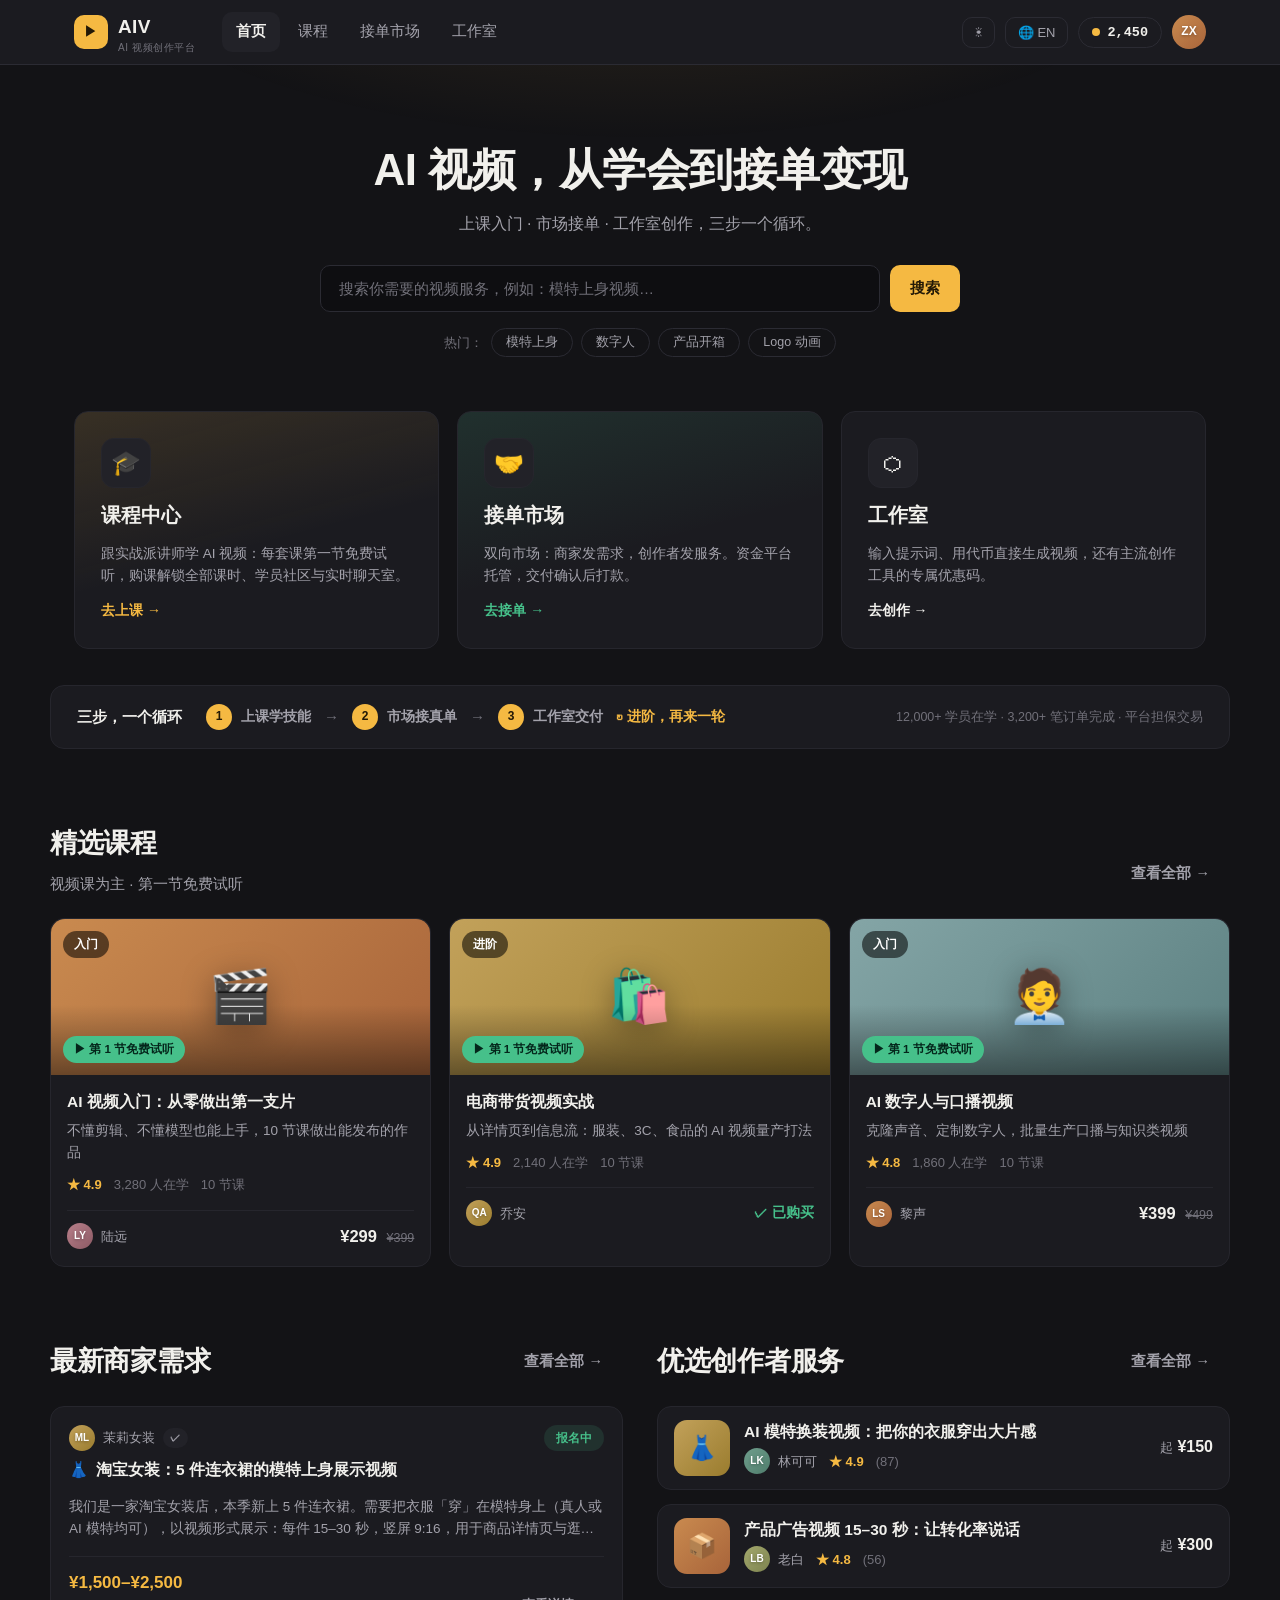
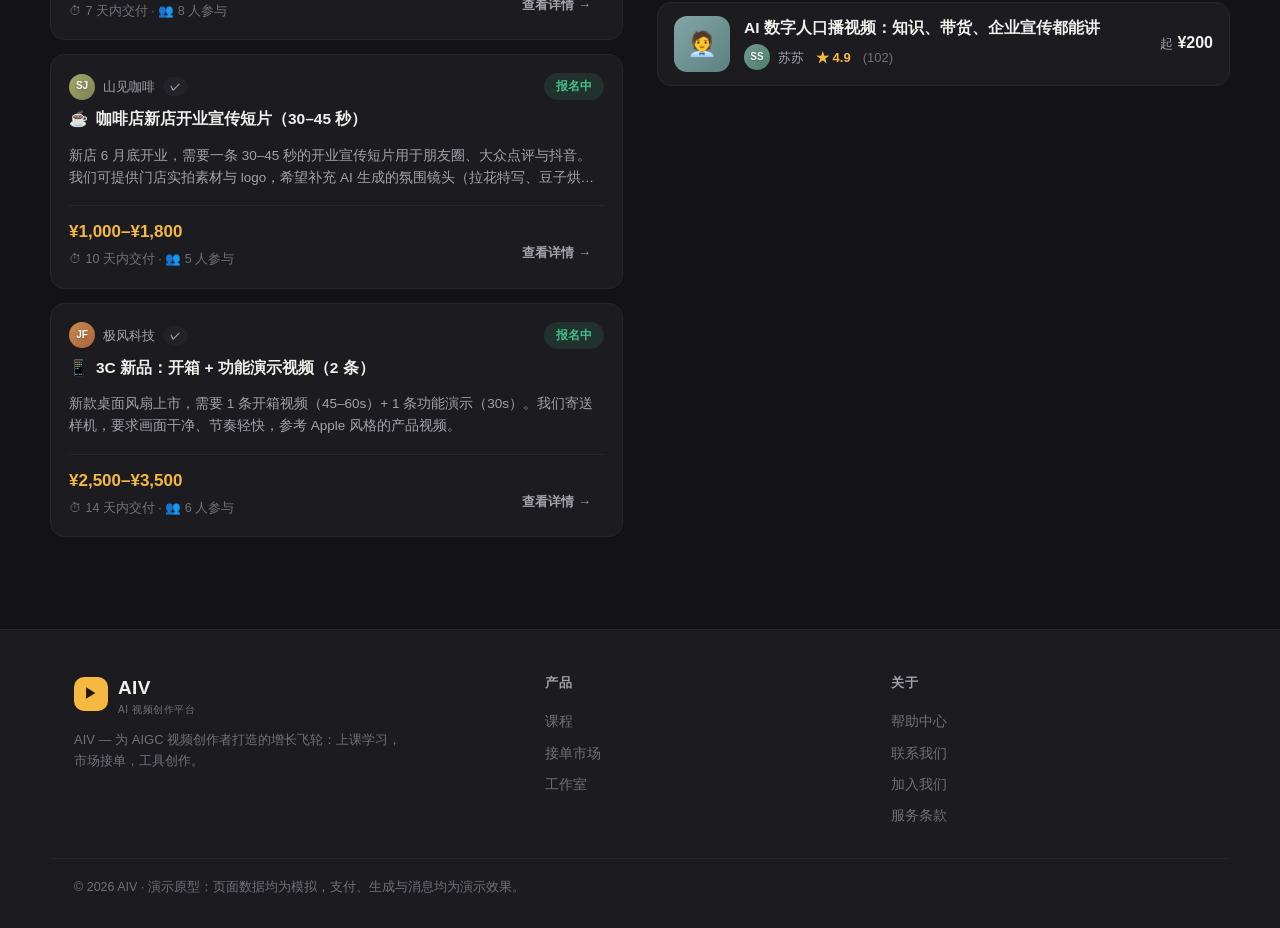
<file: index.html>
<!doctype html>
<html lang="zh-CN" data-theme="dark">
<head>
  <meta charset="utf-8">
  <meta name="viewport" content="width=device-width, initial-scale=1">
  <meta name="description" content="AIV — Learn, earn & create AI videos. 学AI视频、接单赚钱、一站创作。">
  <title>AIV · AI 视频创作平台 — 学习 · 接单 · 创作</title>
  <link rel="icon" href="data:image/svg+xml,<svg xmlns='http://www.w3.org/2000/svg' viewBox='0 0 100 100'><rect width='100' height='100' rx='24' fill='%23f5b942'/><path d='M40 30 L72 50 L40 70 Z' fill='%23221806'/></svg>">
  <link rel="stylesheet" href="styles.css">
  <script>(function(){try{var t=localStorage.getItem('aiv-theme');if(t==='light')document.documentElement.setAttribute('data-theme','light');}catch(e){}})();</script>
</head>
<body>
  <div id="bg-glow"></div>
  <header id="nav"></header>
  <main id="app"></main>
  <footer id="footer"></footer>
  <div id="modal-root"></div>
  <div id="toast-root"></div>

  <script src="i18n.js"></script>
  <script src="data.js"></script>
  <script src="core.js"></script>
  <script src="pages.js"></script>
</body>
</html>
</file>
<file: styles.css>
/* ========= AIV design system ========= */

:root {
  --bg: #131316;
  --surface: #0e0e11;
  --card: #1b1b20;
  --card2: #222228;
  --line: #26262d;
  --line2: #2b2b33;
  --tx: #f1f0ec;
  --tx2: #a3a2ab;
  --tx3: #717079;
  --vio: #f5b942;
  --cy: #a3a2ab;
  --pk: #f5b942;
  --gold: #f5b942;
  --grn: #46c08a;
  --grn-bg: rgba(70, 192, 138, .13);
  --red: #ff8a80;
  --ac: #f5b942;
  --ac-ink: #221806;
  --am-bg: rgba(245, 185, 66, .13);
  --am-bd: rgba(245, 185, 66, .35);
  --ph1: #222228;
  --ph2: #1d1d23;
  --grad: var(--ac);
  --grad-soft: var(--am-bg);
  --r: 14px;
  --r-sm: 10px;
  --shadow: 0 14px 44px rgba(0, 0, 0, .45);
  --font: -apple-system, BlinkMacSystemFont, "Segoe UI", "PingFang SC", "Hiragino Sans GB", "Microsoft YaHei", "Noto Sans SC", sans-serif;
}

[data-theme="light"] {
  --bg: #f6f5f1;
  --surface: #ffffff;
  --card: #ffffff;
  --card2: #f1efe9;
  --line: #eeebe3;
  --line2: #e4e1d8;
  --tx: #201f1b;
  --tx2: #6d6b62;
  --tx3: #9a978c;
  --vio: #9a6d10;
  --cy: #6d6b62;
  --pk: #9a6d10;
  --gold: #9a6d10;
  --grn: #1f9d63;
  --grn-bg: rgba(31, 157, 99, .1);
  --red: #c0392b;
  --ac: #f0b53a;
  --ac-ink: #231806;
  --am-bg: rgba(154, 109, 16, .1);
  --am-bd: rgba(154, 109, 16, .3);
  --ph1: #efede6;
  --ph2: #e8e5dc;
  --shadow: 0 14px 44px rgba(0, 0, 0, .08);
}

* { margin: 0; padding: 0; box-sizing: border-box; }
html { scroll-behavior: smooth; }
body {
  background: var(--bg);
  color: var(--tx);
  font-family: var(--font);
  font-size: 15px;
  line-height: 1.65;
  -webkit-font-smoothing: antialiased;
}
a { color: inherit; text-decoration: none; }
button { font-family: inherit; color: inherit; background: none; border: none; cursor: pointer; font-size: inherit; }
ul, ol { list-style: none; }
img { max-width: 100%; }
::selection { background: var(--am-bg); }

::-webkit-scrollbar { width: 10px; height: 10px; }
::-webkit-scrollbar-thumb { background: var(--line2); border-radius: 6px; }
::-webkit-scrollbar-track { background: transparent; }

/* background glow */
#bg-glow { position: fixed; inset: 0; z-index: -1; pointer-events: none;
  background: radial-gradient(900px 360px at 50% -10%, var(--am-bg), transparent 64%);
}

.container { max-width: 1180px; margin: 0 auto; padding: 0 24px; }
.section { padding: 36px 0; }
.muted { color: var(--tx2); }
.sm-text { font-size: 12.5px; }
.center { text-align: center; }
.top0 { margin-top: 0 !important; }
.clamp1 { display: -webkit-box; -webkit-line-clamp: 1; -webkit-box-orient: vertical; overflow: hidden; }
.clamp2 { display: -webkit-box; -webkit-line-clamp: 2; -webkit-box-orient: vertical; overflow: hidden; }

/* placeholder fills (muted, warm-neutral) */
.g1 { background: linear-gradient(135deg, #c98a4f, #a8643a); }
.g2 { background: linear-gradient(135deg, #c2a15a, #9a7c2e); }
.g3 { background: linear-gradient(135deg, #6f9e8c, #4f7d6c); }
.g4 { background: linear-gradient(135deg, #8a8d9e, #5f6273); }
.g5 { background: linear-gradient(135deg, #b87f8a, #8c5a64); }
.g6 { background: linear-gradient(135deg, #84a5a6, #5c8081); }
.g7 { background: linear-gradient(135deg, #a3a86c, #7d8350); }
.g8 { background: linear-gradient(135deg, #b08fc4, #8367a0); }

/* page transition */
.page-enter { animation: fadeUp .4s ease both; }
@keyframes fadeUp { from { opacity: 0; transform: translateY(14px); } to { opacity: 1; transform: none; } }

/* ========= nav ========= */
#nav { position: sticky; top: 0; z-index: 50; background: var(--card); backdrop-filter: blur(18px); -webkit-backdrop-filter: blur(18px); border-bottom: 1px solid var(--line2); transition: background .2s, border-color .2s; }
.nav-inner { display: flex; align-items: center; gap: 26px; height: 64px; }
.logo { display: flex; align-items: center; gap: 10px; font-weight: 800; font-size: 19px; letter-spacing: .4px; }
.logo-mark { width: 34px; height: 34px; border-radius: 10px; background: var(--ac); display: grid; place-items: center; font-size: 13px; color: var(--ac-ink); }
.logo-text small { display: block; font-size: 10px; font-weight: 500; color: var(--tx3); letter-spacing: .6px; line-height: 1.1; }
.nav-links { display: flex; gap: 4px; flex: 1; }
.nav-links a { padding: 8px 14px; border-radius: 10px; color: var(--tx2); font-weight: 500; font-size: 14.5px; transition: .18s; }
.nav-links a:hover { color: var(--tx); background: var(--card2); }
.nav-links a.on { color: var(--tx); font-weight: 700; background: var(--card2); }
.nav-right { display: flex; align-items: center; gap: 10px; }
.lang-btn, .theme-btn { padding: 7px 12px; border-radius: 10px; border: 1px solid var(--line2); color: var(--tx2); font-size: 13px; transition: .18s; }
.lang-btn:hover, .theme-btn:hover { color: var(--tx); border-color: var(--ac); }
.token-pill { display: flex; align-items: center; gap: 7px; padding: 7px 13px; border-radius: 999px; border: 1px solid var(--line2); color: var(--tx); font-size: 13.5px; font-family: ui-monospace, "SF Mono", Menlo, monospace; transition: .18s; }
.token-pill::before { content: ''; width: 8px; height: 8px; border-radius: 99px; background: var(--ac); display: inline-block; }
.token-pill b { color: var(--tx); }
.token-pill:hover { border-color: var(--ac); }
.nav-avatar { border-radius: 50%; transition: .18s; }
.nav-avatar.on .avatar, .nav-avatar:hover .avatar { box-shadow: 0 0 0 2px var(--bg), 0 0 0 4px var(--ac); }

/* ========= avatar ========= */
.avatar { width: 34px; height: 34px; border-radius: 50%; display: inline-grid; place-items: center; font-size: 12px; font-weight: 700; color: #fff; flex: none; text-shadow: 0 1px 3px rgba(0,0,0,.3); }
.avatar.sm { width: 26px; height: 26px; font-size: 10px; }
.avatar.lg { width: 52px; height: 52px; font-size: 17px; }
.avatar.xl { width: 96px; height: 96px; font-size: 30px; box-shadow: 0 0 0 4px var(--bg), 0 0 0 6px var(--line2); }

/* ========= buttons / chips ========= */
.btn { display: inline-flex; align-items: center; justify-content: center; gap: 7px; padding: 10px 20px; border-radius: 10px; font-weight: 600; font-size: 14.5px; transition: .18s; white-space: nowrap; }
.btn.primary { background: var(--ac); color: var(--ac-ink); font-weight: 750; }
.btn.primary:hover { filter: brightness(1.06); }
.btn.outline { border: 1px solid var(--line2); color: var(--tx); background: transparent; }
.btn.outline:hover { border-color: var(--ac); }
.btn.ghost { color: var(--tx2); }
.btn.ghost:hover { color: var(--tx); background: var(--card2); }
.btn.white { background: var(--tx); color: var(--bg); }
.btn.white:hover { filter: brightness(1.06); }
.btn.lg { padding: 13px 26px; font-size: 15.5px; border-radius: 12px; }
.btn.sm { padding: 6px 13px; font-size: 13px; border-radius: 9px; }
.btn.block { width: 100%; margin-top: 10px; }

.chips { display: flex; gap: 8px; flex-wrap: wrap; margin-bottom: 22px; }
.chip { padding: 7px 16px; border-radius: 999px; border: 1px solid var(--line2); color: var(--tx2); font-size: 13.5px; transition: .18s; }
.chip:hover { color: var(--tx); border-color: var(--ac); }
.chip.on { background: var(--ac); color: var(--ac-ink); border-color: transparent; font-weight: 700; }

/* ========= hero (simple, search-first) ========= */
.eyebrow { font-size: 12px; font-weight: 700; letter-spacing: 2.5px; text-transform: uppercase; color: var(--ac); margin-bottom: 14px; }
.hero2 { padding-top: 78px; padding-bottom: 10px; text-align: center; }
.hero2 h1 { font-size: clamp(30px, 4vw, 44px); line-height: 1.22; font-weight: 800; letter-spacing: -.5px; }
.hero-sub { color: var(--tx2); font-size: 16px; margin: 14px auto 28px; max-width: 600px; }
.hero-search { display: flex; gap: 10px; max-width: 640px; margin: 0 auto; }
.hero-search .f-input { flex: 1; padding: 14px 18px; font-size: 15px; border-radius: 10px; background: var(--surface); }
.pop-row { margin-top: 16px; color: var(--tx3); font-size: 13px; display: flex; gap: 8px; justify-content: center; align-items: center; flex-wrap: wrap; }
.hot-tag { padding: 5px 14px; border-radius: 999px; border: 1px solid var(--line2); color: var(--tx2); font-size: 12.5px; transition: .15s; }
.hot-tag:hover { border-color: var(--ac); color: var(--tx); }
.fc-course-cover { width: 52px; height: 52px; border-radius: 13px; display: grid; place-items: center; font-size: 23px; flex: none; }
.gen-bar { height: 6px; border-radius: 4px; background: var(--card2); overflow: hidden; margin: 10px 0 6px; }
.gen-fill { height: 100%; width: 87%; border-radius: 4px; background: var(--ac); animation: genfill 2.6s ease-in-out infinite alternate; }
.gen-fill.slow { animation: genfill2 8.5s linear forwards; }
@keyframes genfill { from { width: 55%; } to { width: 92%; } }
@keyframes genfill2 { from { width: 4%; } to { width: 96%; } }

/* ========= sections ========= */
.sec-head { display: flex; align-items: flex-end; justify-content: space-between; gap: 16px; margin-bottom: 22px; }
.sec-head.center { flex-direction: column; align-items: center; text-align: center; }
.sec-head h2 { font-size: 27px; font-weight: 800; letter-spacing: -.3px; }
.sec-sub { color: var(--tx2); margin-top: 6px; max-width: 640px; }
.page-head { padding-top: 44px; }
.page-head h1 { font-size: 33px; font-weight: 800; letter-spacing: -.4px; }
.page-head-row { display: flex; align-items: flex-start; justify-content: space-between; gap: 18px; flex-wrap: wrap; }
.head-actions { display: flex; gap: 10px; align-items: center; }
.block-title { font-size: 19px; font-weight: 750; margin: 30px 0 14px; }
.count { display: inline-grid; place-items: center; min-width: 22px; height: 22px; padding: 0 7px; border-radius: 999px; background: var(--am-bg); color: var(--ac); font-size: 12px; font-weight: 700; vertical-align: 2px; }

/* ========= grids / cards ========= */
.grid { display: grid; gap: 18px; }
.grid.cols3 { grid-template-columns: repeat(3, 1fr); }
.grid.cols2 { grid-template-columns: repeat(2, 1fr); }
.gap-lg { gap: 34px; }
.stack { display: grid; gap: 14px; }
.stack.sm-gap { gap: 10px; }

.card { background: var(--card); border: 1px solid var(--line); border-radius: var(--r); transition: .2s; }
a.card:hover, .work-card:hover { transform: translateY(-3px); border-color: var(--ac); box-shadow: var(--shadow); }
.card-body { padding: 16px; }
.card-body.tight { padding: 12px 14px; }
.card-title { font-size: 15.5px; font-weight: 700; line-height: 1.45; }
.card-sub { color: var(--tx2); font-size: 13.5px; margin-top: 6px; }
.t-emoji { margin-right: 8px; }

.cover { position: relative; height: 156px; border-radius: var(--r) var(--r) 0 0; display: grid; place-items: center; overflow: hidden; }
.cover.sm { height: 120px; }
.cover-emoji { font-size: 52px; filter: drop-shadow(0 6px 16px rgba(0, 0, 0, .35)); }
.cover::after { content: ''; position: absolute; inset: 0; background: linear-gradient(180deg, transparent 55%, rgba(0, 0, 0, .45)); }
.badge { position: absolute; padding: 4px 11px; border-radius: 999px; font-size: 11.5px; font-weight: 700; z-index: 2; }
.badge.lvl { top: 12px; left: 12px; background: rgba(0, 0, 0, .55); backdrop-filter: blur(6px); color: #fff; }
.badge.lvl.static { position: static; background: var(--am-bg); color: var(--ac); }
.badge.trial { bottom: 12px; left: 12px; background: var(--grn); color: #04261b; }
.badge.trial.sm { position: static; font-size: 10.5px; padding: 2px 8px; background: var(--grn-bg); color: var(--grn); }

.meta-row { display: flex; align-items: center; gap: 12px; color: var(--tx3); font-size: 13px; margin-top: 10px; flex-wrap: wrap; }
.meta-row.lg { font-size: 14px; margin: 14px 0 4px; }
.rating { color: var(--ac); font-weight: 700; }
.stars .star { color: var(--line2); font-size: 13px; }
.stars .star.on { color: var(--ac); }
.card-foot { display: flex; align-items: center; justify-content: space-between; margin-top: 14px; padding-top: 12px; border-top: 1px solid var(--line); }
.who { display: inline-flex; align-items: center; gap: 8px; font-size: 13px; color: var(--tx2); }
.who.lg { font-size: 14.5px; gap: 12px; margin: 10px 0; }
.price { font-weight: 800; font-size: 16.5px; }
.price s { color: var(--tx3); font-weight: 500; font-size: 12.5px; margin-left: 5px; }
.enrolled-tag { color: var(--grn); font-size: 13.5px; }

/* brief card */
.brief-card { padding: 18px; display: flex; flex-direction: column; gap: 8px; }
.brief-top { display: flex; align-items: center; justify-content: space-between; gap: 10px; flex-wrap: wrap; }
.brief-top.lg { margin-bottom: 14px; }
.status { padding: 4px 12px; border-radius: 999px; font-size: 11.5px; font-weight: 700; }
.status.open { background: var(--grn-bg); color: var(--grn); }
.status.review { background: var(--am-bg); color: var(--ac); }
.status.prog, .status.done { background: var(--card2); color: var(--tx2); }
.vbadge { display: inline-flex; align-items: center; gap: 3px; padding: 1px 7px; border-radius: 999px; background: var(--card2); color: var(--tx2); font-size: 10.5px; font-weight: 700; }
.minebadge { padding: 1px 8px; border-radius: 999px; background: var(--am-bg); color: var(--ac); font-size: 10.5px; font-weight: 700; }
.brief-foot { display: flex; align-items: flex-end; justify-content: space-between; margin-top: 8px; padding-top: 12px; border-top: 1px solid var(--line); }
.brief-budget { font-weight: 800; font-size: 17px; color: var(--ac); }
.brief-meta { color: var(--tx3); font-size: 12.5px; margin-top: 3px; }

/* gig card */
.gig-card .card-body { display: flex; flex-direction: column; gap: 2px; }
.lvl-tag { padding: 2px 8px; border-radius: 999px; background: var(--am-bg); color: var(--ac); font-size: 10.5px; font-weight: 700; }
.dot-on { width: 8px; height: 8px; border-radius: 50%; background: var(--grn); display: inline-block; }
.cert-mini { color: var(--grn); }
.gig-row { display: flex; align-items: center; gap: 14px; padding: 13px 16px; }
.gig-row-cover { width: 56px; height: 56px; border-radius: 13px; display: grid; place-items: center; font-size: 24px; flex: none; }
.gig-row-body { flex: 1; min-width: 0; }
.gig-row-body .meta-row { margin-top: 5px; }
.gig-row-price { text-align: right; }
.gig-row-price b { font-size: 16px; }

/* ========= module banners + loop strip ========= */
@keyframes spin { to { transform: rotate(360deg); } }
.mod-grid { display: grid; grid-template-columns: repeat(3, 1fr); gap: 18px; margin-top: 44px; }
.mod-banner { display: flex; flex-direction: column; gap: 11px; padding: 26px; border-radius: var(--r); border: 1px solid var(--line); background: var(--card); min-height: 200px; transition: .2s; }
.mod-banner.m1 { background: linear-gradient(165deg, var(--am-bg), transparent 55%), var(--card); }
.mod-banner.m2 { background: linear-gradient(165deg, var(--grn-bg), transparent 55%), var(--card); }
.mod-banner.m3 { background: var(--card); }
.mod-banner:hover { transform: translateY(-3px); border-color: var(--ac); box-shadow: var(--shadow); }
.mod-emoji { width: 50px; height: 50px; border-radius: 13px; display: grid; place-items: center; font-size: 24px; background: var(--card2); border: 1px solid var(--line); }
.mod-banner h3 { font-size: 20px; font-weight: 800; }
.mod-banner p { color: var(--tx2); font-size: 13.6px; flex: 1; }
.mod-cta { font-weight: 700; font-size: 14px; }
.m1 .mod-cta { color: var(--ac); }
.m2 .mod-cta { color: var(--grn); }
.m3 .mod-cta { color: var(--tx); }
.loop-strip { background: var(--card); border: 1px solid var(--line); border-radius: var(--r); padding: 18px 26px; display: flex; align-items: center; gap: 24px; flex-wrap: wrap; }
.loop-title { font-size: 15px; font-weight: 750; white-space: nowrap; }
.loop-steps { display: flex; align-items: center; gap: 13px; flex: 1; flex-wrap: wrap; }
.loop-step { display: inline-flex; align-items: center; gap: 9px; font-size: 13.6px; color: var(--tx2); font-weight: 600; }
.loop-step b { width: 26px; height: 26px; border-radius: 50%; background: var(--ac); color: var(--ac-ink); display: grid; place-items: center; font-size: 12px; flex: none; }
.loop-arrow { color: var(--tx3); }
.loop-back { color: var(--ac); font-weight: 700; font-size: 13.6px; }
.trust-mini { color: var(--tx3); font-size: 12.5px; }

/* ========= course chatroom ========= */
.chatroom { border: 1px solid var(--line); border-radius: var(--r); background: var(--card); overflow: hidden; }
.cr-head { padding: 12px 16px; border-bottom: 1px solid var(--line); font-size: 13px; font-weight: 700; color: var(--grn); display: flex; gap: 9px; align-items: center; }
.cr-list { height: 380px; overflow-y: auto; padding: 16px; display: flex; flex-direction: column; gap: 13px; }
.cr-msg { display: flex; gap: 10px; }
.cr-body { background: var(--card2); border: 1px solid var(--line); border-radius: 4px 14px 14px 14px; padding: 8px 13px; max-width: 78%; }
.cr-meta { display: flex; gap: 9px; align-items: baseline; }
.cr-meta b { font-size: 12.5px; }
.cr-meta span { color: var(--tx3); font-size: 11px; }
.cr-body p { font-size: 13.8px; margin-top: 2px; }
.cr-msg.me { flex-direction: row-reverse; }
.cr-msg.me .cr-body { background: var(--am-bg); border-radius: 14px 4px 14px 14px; }
.cr-input { padding: 12px; border-top: 1px solid var(--line); display: flex; gap: 9px; }
.cr-input .f-input { flex: 1; }

/* ========= certificates / id pages / proposals ========= */
.cert-line { margin-top: 14px; padding: 11px 14px; border-radius: 12px; background: var(--am-bg); border: 1px solid var(--am-bd); color: var(--ac); font-size: 12.8px; font-weight: 600; line-height: 1.6; }
.id-card { display: flex; gap: 22px; align-items: flex-start; background: var(--card); border: 1px solid var(--line); border-radius: var(--r); padding: 26px; flex-wrap: wrap; margin-top: 16px; }
.id-card .avatar.xl { box-shadow: none; }
.id-card .profile-info h1 { display: flex; align-items: center; gap: 10px; flex-wrap: wrap; font-size: 25px; }
.id-card + .pstats { margin-top: 16px; }
.plan-list { list-style: decimal; padding-left: 20px; display: grid; gap: 9px; color: var(--tx2); font-size: 14px; }
.prop-actions { display: inline-flex; gap: 8px; align-items: center; flex-wrap: wrap; }

/* ========= tool cards ========= */
.beta-tag { padding: 2px 8px; border-radius: 999px; background: var(--am-bg); color: var(--ac); font-size: 10.5px; font-weight: 800; vertical-align: 4px; }

.tool-card { padding: 18px; display: flex; flex-direction: column; gap: 10px; }
.tool-head { display: flex; align-items: center; gap: 12px; }
.tool-head > div { flex: 1; }
.tool-logo { width: 46px; height: 46px; border-radius: 13px; display: grid; place-items: center; font-size: 21px; flex: none; }
.deal-badge { padding: 3px 10px; border-radius: 999px; background: var(--am-bg); color: var(--ac); font-size: 11px; font-weight: 800; }
.deal-line { font-size: 13.5px; color: var(--grn); font-weight: 600; }
.code-row { display: flex; align-items: center; gap: 9px; margin-top: 2px; flex-wrap: wrap; }
.promo { flex: 1; min-width: 90px; padding: 8px 13px; border-radius: 10px; border: 1.5px dashed var(--line2); background: var(--card2); font-weight: 800; letter-spacing: 1.5px; font-size: 13.5px; color: var(--ac); text-align: center; }

/* ========= detail pages ========= */
.detail-grid { display: grid; grid-template-columns: 1fr 332px; gap: 34px; align-items: start; }
.detail-main { min-width: 0; }
.detail-side { position: sticky; top: 84px; display: grid; gap: 16px; }
.crumb { color: var(--tx3); font-size: 13.5px; display: inline-block; margin-bottom: 14px; transition: .15s; }
.crumb:hover { color: var(--tx); }
.detail-title { font-size: 27px; font-weight: 800; line-height: 1.3; letter-spacing: -.3px; margin-bottom: 8px; }
.detail-desc { color: var(--tx2); font-size: 15px; margin-top: 10px; }
.side-card { padding: 20px; }
.side-card h4 { font-size: 14.5px; margin-bottom: 10px; }
.side-price { font-size: 27px; font-weight: 800; }
.side-price s { font-size: 14px; color: var(--tx3); font-weight: 500; margin-left: 6px; }
.side-budget-label { color: var(--tx3); font-size: 12px; font-weight: 700; letter-spacing: 1px; text-transform: uppercase; }
.side-rows { margin-top: 14px; display: grid; gap: 2px; }
.side-row { display: flex; justify-content: space-between; padding: 8px 0; border-bottom: 1px solid var(--line); font-size: 13.5px; color: var(--tx2); }
.side-row:last-child { border-bottom: 0; }
.side-row b { color: var(--tx); }
.divider { height: 1px; background: var(--line); margin: 18px 0 14px; }
.inc-list { display: grid; gap: 9px; color: var(--tx2); font-size: 13.5px; }
.side-enrolled { color: var(--grn); font-weight: 800; font-size: 16px; margin-bottom: 10px; }
.next-card .next-course { display: flex; gap: 12px; align-items: center; margin-top: 8px; transition: .15s; }
.next-card .next-course:hover { opacity: .85; }
.next-course b { font-size: 14px; line-height: 1.4; display: block; }

/* player */
.player { position: relative; border-radius: var(--r); aspect-ratio: 16 / 9; margin: 22px 0 26px; overflow: hidden; display: flex; flex-direction: column; justify-content: space-between; border: 1px solid var(--line2); background: repeating-linear-gradient(45deg, var(--ph1) 0 16px, var(--ph2) 16px 32px); }
.player::before { content: ''; position: absolute; inset: 0; background: linear-gradient(180deg, rgba(0, 0, 0, .15), rgba(0, 0, 0, .55)); }
.player-center { flex: 1; display: grid; place-items: center; position: relative; }
.play-btn { width: 76px; height: 76px; border-radius: 50%; background: var(--ac); color: var(--ac-ink); font-size: 25px; display: grid; place-items: center; padding-left: 5px; transition: .2s; }
.play-btn:hover { transform: scale(1.06); }
.player-bar { position: relative; display: flex; align-items: center; gap: 12px; padding: 14px 18px 10px; font-size: 13.5px; font-weight: 600; color: #fff; }
.player-bar .l-dur { margin-left: auto; }
.player-progress { position: relative; height: 4px; background: rgba(255, 255, 255, .2); margin: 0 18px 14px; border-radius: 4px; overflow: hidden; }
.pp-fill { width: 0; height: 100%; background: var(--ac); border-radius: 4px; }
.player.playing .pp-fill { animation: genfill2 60s linear forwards; }
.eq { display: none; gap: 2.5px; align-items: flex-end; height: 14px; }
.eq i { width: 3px; background: var(--ac); border-radius: 2px; animation: eq 0.9s ease-in-out infinite; }
.eq i:nth-child(1) { height: 60%; }
.eq i:nth-child(2) { height: 100%; animation-delay: .2s; }
.eq i:nth-child(3) { height: 75%; animation-delay: .45s; }
@keyframes eq { 0%, 100% { transform: scaleY(.5); } 50% { transform: scaleY(1); } }
.player.playing .eq { display: inline-flex; }
.player.playing .play-btn { opacity: 0; pointer-events: none; }

/* tabs */
.tabs { display: flex; gap: 4px; border-bottom: 1px solid var(--line); margin-top: 26px; overflow-x: auto; scrollbar-width: none; }
.tabs::-webkit-scrollbar { display: none; }
.tab { padding: 11px 18px; color: var(--tx2); font-weight: 600; font-size: 14.5px; border-bottom: 2px solid transparent; margin-bottom: -1px; white-space: nowrap; transition: .15s; }
.tab:hover { color: var(--tx); }
.tab.on { color: var(--tx); border-bottom-color: var(--ac); }
.tab-body { padding-top: 22px; }
.sub-tabs { display: flex; gap: 8px; margin-bottom: 16px; }

/* course detail bits */
.learn-grid { display: grid; grid-template-columns: 1fr 1fr; gap: 10px; }
.learn-item { background: var(--card); border: 1px solid var(--line); border-radius: var(--r-sm); padding: 12px 15px; font-size: 13.8px; color: var(--tx2); }
.instructor-card { display: flex; align-items: center; gap: 15px; padding: 18px; }
.instructor-card > div { flex: 1; }
.instructor-card p { font-size: 13px; }
.lessons { display: grid; gap: 8px; }
.lesson { display: flex; align-items: center; gap: 14px; background: var(--card); border: 1px solid var(--line); border-radius: var(--r-sm); padding: 13px 16px; cursor: pointer; transition: .15s; }
.lesson:hover { border-color: var(--line2); background: var(--card2); }
.lesson.locked { opacity: .55; }
.l-idx { font-weight: 800; color: var(--tx3); font-size: 12.5px; width: 22px; }
.l-title { flex: 1; font-size: 14px; font-weight: 550; }
.l-dur { color: var(--tx3); font-size: 12.5px; font-variant-numeric: tabular-nums; }
.l-ico { width: 26px; text-align: center; font-size: 12px; color: var(--ac); }

/* community */
.post-compose { display: flex; gap: 10px; align-items: center; margin-bottom: 16px; }
.post-compose .f-input { flex: 1; margin: 0; }
.post { background: var(--card); border: 1px solid var(--line); border-radius: var(--r); padding: 16px 18px; margin-bottom: 12px; }
.post.pinned { border-color: var(--am-bd); background: linear-gradient(120deg, var(--am-bg), transparent 50%), var(--card); }
.post-head { display: flex; align-items: center; gap: 10px; justify-content: space-between; flex-wrap: wrap; }
.pin-tag { color: var(--ac); font-size: 11.5px; font-weight: 700; }
.post-body { margin: 10px 0 8px; font-size: 14px; color: var(--tx); }
.post-foot { color: var(--tx3); font-size: 12.5px; }
.community-locked { position: relative; border-radius: var(--r); overflow: hidden; }
.cl-blur { filter: blur(7px); opacity: .5; pointer-events: none; user-select: none; }
.cl-overlay { position: absolute; inset: 0; display: grid; place-items: center; align-content: center; gap: 8px; text-align: center; background: radial-gradient(420px 260px at 50% 40%, transparent, var(--bg) 78%); padding: 24px; }
.cl-lock { font-size: 36px; }
.cl-overlay h3 { font-size: 19px; }
.cl-overlay p { color: var(--tx2); max-width: 420px; font-size: 13.5px; margin-bottom: 8px; }

/* marketplace */
.market-tabs { display: flex; gap: 10px; margin-bottom: 18px; }
.mtab { display: flex; align-items: center; gap: 9px; padding: 12px 22px; border-radius: var(--r-sm); border: 1px solid var(--line); background: var(--card); color: var(--tx2); font-weight: 700; font-size: 14.5px; transition: .18s; }
.mtab:hover { color: var(--tx); border-color: var(--line2); }
.mtab.on { background: var(--card2); color: var(--tx); border-color: var(--ac); }
.search-row { margin-top: 18px; }
.f-input.search { max-width: 460px; }
.empty { display: grid; place-items: center; padding: 60px; font-size: 40px; opacity: .4; }

.hw-band { background: var(--card); border: 1px solid var(--line); border-radius: var(--r); padding: 26px 30px; }
.hw-band h3 { margin-bottom: 16px; font-size: 17px; }
.hw-steps { display: grid; grid-template-columns: repeat(3, 1fr); gap: 16px; }
.hw-step { display: flex; gap: 13px; align-items: flex-start; color: var(--tx2); font-size: 13.8px; }
.hw-step b { width: 30px; height: 30px; flex: none; border-radius: 50%; background: var(--ac); color: var(--ac-ink); display: grid; place-items: center; font-size: 13px; }
.hw-mini ol { list-style: decimal; padding-left: 18px; color: var(--tx2); font-size: 13px; display: grid; gap: 7px; }

.req-card { padding: 18px 22px; }
.req-list { display: grid; gap: 9px; color: var(--tx2); font-size: 14px; }
.proposal { padding: 16px 18px; }
.proposal-foot { display: flex; align-items: center; justify-content: space-between; margin-top: 6px; }

/* gig detail */
.gallery { display: grid; grid-template-columns: 2fr 1fr; grid-template-rows: 130px 130px; gap: 12px; margin-top: 20px; }
.gal-item { position: relative; border-radius: var(--r-sm); display: grid; place-items: center; font-size: 38px; overflow: hidden; cursor: pointer; }
.gal-item.main { grid-row: span 2; font-size: 64px; }
.gal-item::after { content: ''; position: absolute; inset: 0; background: linear-gradient(180deg, transparent 50%, rgba(0, 0, 0, .4)); }
.play-mini { position: absolute; bottom: 10px; right: 12px; z-index: 2; width: 30px; height: 30px; border-radius: 50%; background: var(--ac); color: var(--ac-ink); display: grid; place-items: center; font-size: 11px; font-style: normal; padding-left: 2px; }
.play-mini.lg { width: 44px; height: 44px; font-size: 15px; bottom: auto; right: auto; }
.pkg-grid { display: grid; grid-template-columns: repeat(3, 1fr); gap: 14px; }
.pkg { position: relative; background: var(--card); border: 1px solid var(--line); border-radius: var(--r); padding: 20px; display: flex; flex-direction: column; }
.pkg.pop { border-color: var(--ac); background: linear-gradient(160deg, var(--am-bg), transparent 55%), var(--card); }
.pop-tag { position: absolute; top: -11px; left: 50%; transform: translateX(-50%); background: var(--ac); color: var(--ac-ink); padding: 3px 13px; border-radius: 999px; font-size: 11px; font-weight: 800; white-space: nowrap; }
.pkg-name { font-weight: 800; color: var(--tx2); font-size: 13px; letter-spacing: 1px; text-transform: uppercase; }
.pkg-price { font-size: 25px; font-weight: 800; margin: 6px 0 2px; }
.pkg-meta { color: var(--tx3); font-size: 12.5px; margin-bottom: 12px; }
.pkg-feats { display: grid; gap: 7px; font-size: 13px; color: var(--tx2); flex: 1; margin-bottom: 14px; }
.cert-head { margin: 14px 0 8px; font-size: 13px; }
.cert-tags { display: flex; flex-wrap: wrap; gap: 7px; }
.cert-tag { padding: 5px 11px; border-radius: 999px; background: var(--grn-bg); color: var(--grn); font-size: 11.8px; font-weight: 650; }
.faq-item { padding: 15px 18px; }
.faq-item b { font-size: 14px; }
.faq-item p { font-size: 13.5px; margin-top: 6px; }

/* ========= studio page ========= */
.studio-grid { display: grid; grid-template-columns: 400px 1fr; gap: 26px; align-items: start; }
.studio-form { padding: 22px; position: sticky; top: 84px; }
.balance-box { display: flex; align-items: center; gap: 12px; background: var(--card); border: 1px solid var(--line2); padding: 10px 16px; border-radius: var(--r-sm); }
.balance-box b { color: var(--ac); font-size: 16px; }
.f-label { display: block; font-size: 12.5px; font-weight: 700; color: var(--tx2); margin: 14px 0 7px; letter-spacing: .3px; }
.f-input { width: 100%; background: var(--surface); border: 1px solid var(--line2); border-radius: var(--r-sm); padding: 11px 14px; color: var(--tx); font-family: inherit; font-size: 14px; transition: .15s; }
.f-input:focus { outline: none; border-color: var(--ac); box-shadow: 0 0 0 3px var(--am-bg); }
.f-input::placeholder { color: var(--tx3); }
textarea.f-input { resize: vertical; }
select.f-input { appearance: none; }
.f-row { display: grid; grid-template-columns: repeat(3, 1fr); gap: 12px; }
.f-row.two { grid-template-columns: 1fr 1fr; }
.prompt-area { min-height: 96px; }
.tip-line { font-size: 12px; color: var(--tx3); margin-top: 8px; }
.tip-line a { color: var(--ac); }
.seg { display: flex; gap: 6px; background: var(--surface); border: 1px solid var(--line); padding: 4px; border-radius: var(--r-sm); flex-wrap: wrap; }
.seg-btn { flex: 1; padding: 8px 10px; border-radius: 8px; color: var(--tx2); font-size: 13px; font-weight: 600; transition: .15s; white-space: nowrap; }
.seg-btn:hover { color: var(--tx); }
.seg-btn.on { background: var(--ac); color: var(--ac-ink); }
.i2v-drop { margin-top: 10px; border: 1.5px dashed var(--line2); border-radius: var(--r-sm); padding: 22px; text-align: center; color: var(--tx3); font-size: 13px; cursor: pointer; transition: .15s; }
.i2v-drop:hover { border-color: var(--ac); color: var(--tx2); }
.cost-row { display: flex; align-items: center; justify-content: space-between; background: var(--am-bg); border: 1px solid var(--am-bd); border-radius: var(--r-sm); padding: 13px 16px; margin-top: 18px; font-size: 14px; }
.cost-row b { color: var(--ac); font-size: 16px; }

.gen-grid { display: grid; grid-template-columns: repeat(2, 1fr); gap: 16px; }
.gen-card { background: var(--card); border: 1px solid var(--line); border-radius: var(--r); overflow: hidden; transition: .2s; }
.gen-card:hover { border-color: var(--line2); }
.gen-card.busy { border-color: var(--am-bd); }
.gen-thumb { position: relative; height: 190px; display: grid; place-items: center; background: repeating-linear-gradient(45deg, var(--ph1) 0 16px, var(--ph2) 16px 32px); }
.gen-thumb::after { content: ''; position: absolute; inset: 0; background: linear-gradient(180deg, rgba(0,0,0,.04), rgba(0, 0, 0, .35)); }
.gen-thumb.a9-16 { background-size: cover; }
.gen-dur { position: absolute; bottom: 10px; right: 12px; z-index: 2; background: rgba(0, 0, 0, .55); color: #fff; padding: 2px 9px; border-radius: 999px; font-size: 11.5px; font-weight: 700; }
.gen-loading { position: relative; z-index: 2; display: grid; place-items: center; gap: 8px; color: #fff; font-size: 13px; font-weight: 600; width: 70%; }
.gen-loading .gen-bar { width: 100%; }
.spinner { width: 30px; height: 30px; border-radius: 50%; border: 3px solid rgba(255, 255, 255, .3); border-top-color: #fff; animation: spin 0.9s linear infinite; }
.gen-info { padding: 13px 15px; }
.gen-info p { font-size: 13px; color: var(--tx2); min-height: 40px; }
.gen-meta { display: flex; align-items: center; justify-content: space-between; margin-top: 9px; color: var(--tx3); font-size: 12px; }
.icon-btn { width: 29px; height: 29px; border-radius: 9px; border: 1px solid var(--line2); color: var(--tx2); font-size: 13px; transition: .15s; }
.icon-btn:hover { color: var(--tx); border-color: var(--ac); }
.gen-actions { display: flex; gap: 6px; }

/* ========= profile ========= */
.profile-banner { height: 168px; position: relative; background: repeating-linear-gradient(45deg, var(--ph1) 0 16px, var(--ph2) 16px 32px); }
.profile-banner::after { content: ''; position: absolute; inset: 0; background: linear-gradient(180deg, transparent 60%, var(--bg)); }
.profile-head { margin-top: -48px; position: relative; z-index: 2; }
.profile-id { display: flex; gap: 22px; align-items: flex-end; flex-wrap: wrap; }
.profile-info { flex: 1; min-width: 260px; }
.profile-info h1 { font-size: 26px; font-weight: 800; }
.handle { font-size: 14px; font-weight: 500; }
.role-row { display: flex; align-items: center; gap: 9px; margin: 7px 0 9px; flex-wrap: wrap; }
.role-badge { padding: 5px 13px; border-radius: 999px; font-size: 12px; font-weight: 750; }
.role-badge.creator { background: var(--am-bg); color: var(--ac); }
.role-badge.client { background: var(--grn-bg); color: var(--grn); }
.profile-actions { display: flex; gap: 9px; }
.pstats { display: grid; grid-template-columns: repeat(4, 1fr); gap: 14px; margin-top: 24px; }
.pstat { background: var(--card); border: 1px solid var(--line); border-radius: var(--r); padding: 16px 20px; }
.pstat b { font-size: 21px; font-weight: 800; display: block; }
.pstat span { color: var(--tx3); font-size: 12.5px; }
.profile-grid { display: grid; grid-template-columns: 1fr 332px; gap: 34px; align-items: start; }
.profile-main .tabs { margin-top: 0; }

.work-card { cursor: pointer; }
.work-card .cover { border-radius: var(--r) var(--r) 0 0; }
.course-row { display: flex; align-items: center; gap: 16px; padding: 15px 18px; position: relative; }
.course-row-body { flex: 1; min-width: 0; }
.course-row-body b { font-size: 14.5px; }
.course-row.suggest { border-style: dashed; border-color: var(--line2); padding-top: 26px; }
.course-row.suggest .eyebrow { position: absolute; top: 10px; left: 18px; margin: 0; font-size: 10.5px; }
.prog-row { display: flex; justify-content: space-between; font-size: 12.5px; color: var(--tx2); margin: 6px 0 5px; }
.prog-row.sm { margin-top: 4px; }
.prog-bar { height: 7px; background: var(--card2); border-radius: 5px; overflow: hidden; }
.prog-bar > div { height: 100%; background: var(--ac); border-radius: 5px; }
.order-row { display: flex; align-items: center; gap: 14px; padding: 14px 18px; flex-wrap: wrap; }
.order-body { flex: 1; min-width: 180px; }
.order-body b { font-size: 14px; }
.order-amt { font-size: 15.5px; }
.set-card { display: flex; align-items: center; justify-content: space-between; gap: 18px; padding: 17px 20px; flex-wrap: wrap; }
.check-row { display: flex; gap: 9px; align-items: center; font-size: 13.5px; color: var(--tx2); margin-top: 9px; cursor: pointer; }
.check-row input { accent-color: var(--ac); width: 16px; height: 16px; }

.wallet-card { background: var(--card); border-color: var(--line2); }
.wallet-top { display: flex; align-items: center; justify-content: space-between; font-weight: 700; font-size: 14px; }
.wallet-balance { font-size: 31px; font-weight: 800; margin: 12px 0 4px; color: var(--ac); }
.wallet-balance small { font-size: 13px; color: var(--tx2); font-weight: 600; }
.wallet-txns { margin-top: 12px; border-top: 1px solid var(--line2); padding-top: 11px; display: grid; gap: 7px; }
.txn { display: flex; align-items: center; gap: 10px; font-size: 13px; }
.txn span:first-child { flex: 1; color: var(--tx2); }
.txn b.in { color: var(--grn); }
.txn b.out { color: var(--red); }
.cert-card { display: flex; gap: 12px; align-items: center; padding: 11px 12px; border-radius: var(--r-sm); border: 1px solid var(--line); transition: .15s; }
.cert-card:hover { border-color: var(--ac); background: var(--card2); }
.cert-card b { font-size: 13px; line-height: 1.4; display: block; }
.cert-icon { width: 42px; height: 42px; border-radius: 11px; display: grid; place-items: center; font-size: 19px; flex: none; }

/* ========= modal / toast ========= */
.modal-overlay { position: fixed; inset: 0; z-index: 100; background: rgba(0, 0, 0, .5); backdrop-filter: blur(8px); display: grid; place-items: center; padding: 20px; animation: fadeIn .18s ease; overflow-y: auto; }
@keyframes fadeIn { from { opacity: 0; } }
.modal { position: relative; width: 100%; max-width: 470px; background: var(--surface); border: 1px solid var(--line2); border-radius: var(--r); padding: 28px; box-shadow: var(--shadow); animation: popIn .22s ease; max-height: 88vh; overflow-y: auto; }
.modal.wide { max-width: 620px; }
@keyframes popIn { from { opacity: 0; transform: translateY(16px) scale(.97); } }
.modal-x { position: absolute; top: 15px; right: 15px; width: 32px; height: 32px; border-radius: 50%; color: var(--tx3); font-size: 13px; transition: .15s; }
.modal-x:hover { color: var(--tx); background: var(--card2); }
.modal-title { font-size: 20px; font-weight: 800; margin-bottom: 6px; }
.modal-sub { color: var(--tx2); font-size: 13.5px; margin-bottom: 10px; }
.modal-hint { color: var(--tx3); font-size: 12.5px; margin-top: 12px; }
.modal-hint.center { text-align: center; margin-top: 10px; }
.enroll-box { display: flex; gap: 14px; align-items: center; background: var(--card2); border: 1px solid var(--line); border-radius: var(--r-sm); padding: 14px; margin: 14px 0; }
.enroll-cover { width: 58px; height: 58px; border-radius: 13px; display: grid; place-items: center; font-size: 25px; flex: none; }
.enroll-name { font-weight: 700; font-size: 14.5px; line-height: 1.4; }
.enroll-meta { color: var(--tx3); font-size: 12.5px; margin-top: 3px; }
.enroll-price { display: flex; align-items: baseline; gap: 10px; }
.price-now { font-size: 27px; font-weight: 800; }
.price-old { color: var(--tx3); text-decoration: line-through; font-size: 14px; }
.packs { display: grid; grid-template-columns: 1fr 1fr; gap: 11px; margin-top: 14px; }
.pack { background: var(--card2); border: 1px solid var(--line2); border-radius: var(--r-sm); padding: 16px; text-align: center; transition: .15s; }
.pack:hover { border-color: var(--ac); transform: translateY(-2px); }
.pack-n { font-weight: 800; font-size: 17px; color: var(--ac); }
.pack-bonus { font-size: 11.5px; color: var(--grn); font-weight: 700; margin: 3px 0 7px; }
.pack-bonus.dim { color: var(--tx3); }
.pack-p { font-weight: 700; font-size: 14px; }

.chat-box { height: 250px; overflow-y: auto; background: var(--card2); border: 1px solid var(--line); border-radius: var(--r-sm); padding: 14px; margin: 12px 0; display: flex; flex-direction: column; gap: 9px; }
.chat-empty { margin: auto; font-size: 34px; opacity: .3; }
.bubble { max-width: 80%; padding: 9px 14px; border-radius: 15px; font-size: 13.8px; line-height: 1.5; }
.bubble.me { align-self: flex-end; background: var(--ac); color: var(--ac-ink); border-bottom-right-radius: 5px; }
.bubble.them { align-self: flex-start; background: var(--card); border: 1px solid var(--line); border-bottom-left-radius: 5px; }
.chat-row { display: flex; gap: 9px; }
.chat-row .f-input { flex: 1; }

#toast-root { position: fixed; bottom: 28px; left: 50%; transform: translateX(-50%); z-index: 200; pointer-events: none; }
.toast { background: var(--surface); border: 1px solid var(--line2); border-radius: var(--r-sm); padding: 13px 22px; font-size: 14px; font-weight: 600; box-shadow: var(--shadow); animation: toastIn .25s ease; white-space: nowrap; max-width: 88vw; overflow: hidden; text-overflow: ellipsis; }
@keyframes toastIn { from { opacity: 0; transform: translateY(14px); } }

/* ========= footer ========= */
#footer { border-top: 1px solid var(--line); margin-top: 56px; background: var(--card); }
.foot-grid { display: grid; grid-template-columns: 1.4fr 1fr 1fr; gap: 30px; padding: 42px 24px 26px; }
.foot-brand p { color: var(--tx3); font-size: 13px; margin-top: 14px; max-width: 330px; }
.foot-col h5 { font-size: 13px; letter-spacing: 1px; text-transform: uppercase; color: var(--tx2); margin-bottom: 13px; }
.foot-col a { display: block; color: var(--tx3); font-size: 13.5px; padding: 4.5px 0; cursor: pointer; transition: .15s; }
.foot-col a:hover { color: var(--tx); }
.foot-bottom { padding: 18px 24px 30px; border-top: 1px solid var(--line); color: var(--tx3); font-size: 12.5px; }

/* ========= responsive ========= */
@media (max-width: 1024px) {
  .grid.cols3 { grid-template-columns: repeat(2, 1fr); }
  .detail-grid, .profile-grid { grid-template-columns: 1fr; }
  .detail-side { position: static; }
  .studio-grid { grid-template-columns: 1fr; }
  .studio-form { position: static; }
}
@media (max-width: 900px) {
  .mod-grid { grid-template-columns: 1fr; margin-top: 32px; }
  .mod-banner { min-height: 0; }
  .loop-strip { flex-direction: column; align-items: flex-start; gap: 13px; }
  .grid.cols2 { grid-template-columns: 1fr; }
  .hw-steps { grid-template-columns: 1fr; }
  .pkg-grid { grid-template-columns: 1fr; }
  .learn-grid { grid-template-columns: 1fr; }
  .gen-grid { grid-template-columns: 1fr; }
  .foot-grid { grid-template-columns: 1fr; gap: 22px; }
}
@media (max-width: 680px) {
  .nav-links { display: none; }
  .nav-inner { gap: 12px; justify-content: space-between; }
  .logo-text small { display: none; }
  .grid.cols3 { grid-template-columns: 1fr; }
  .pstats { grid-template-columns: repeat(2, 1fr); }
  .gallery { grid-template-columns: 1fr; grid-template-rows: 180px 110px 110px; }
  .gal-item.main { grid-row: span 1; }
  .f-row { grid-template-columns: 1fr; }
  .hero-search { flex-direction: column; }
  .page-head h1 { font-size: 27px; }
  .packs { grid-template-columns: 1fr; }
}

/* mobile bottom nav (small screens) */
@media (max-width: 680px) {
  body { padding-bottom: 64px; }
  #footer { margin-bottom: 0; }
}
</file>
